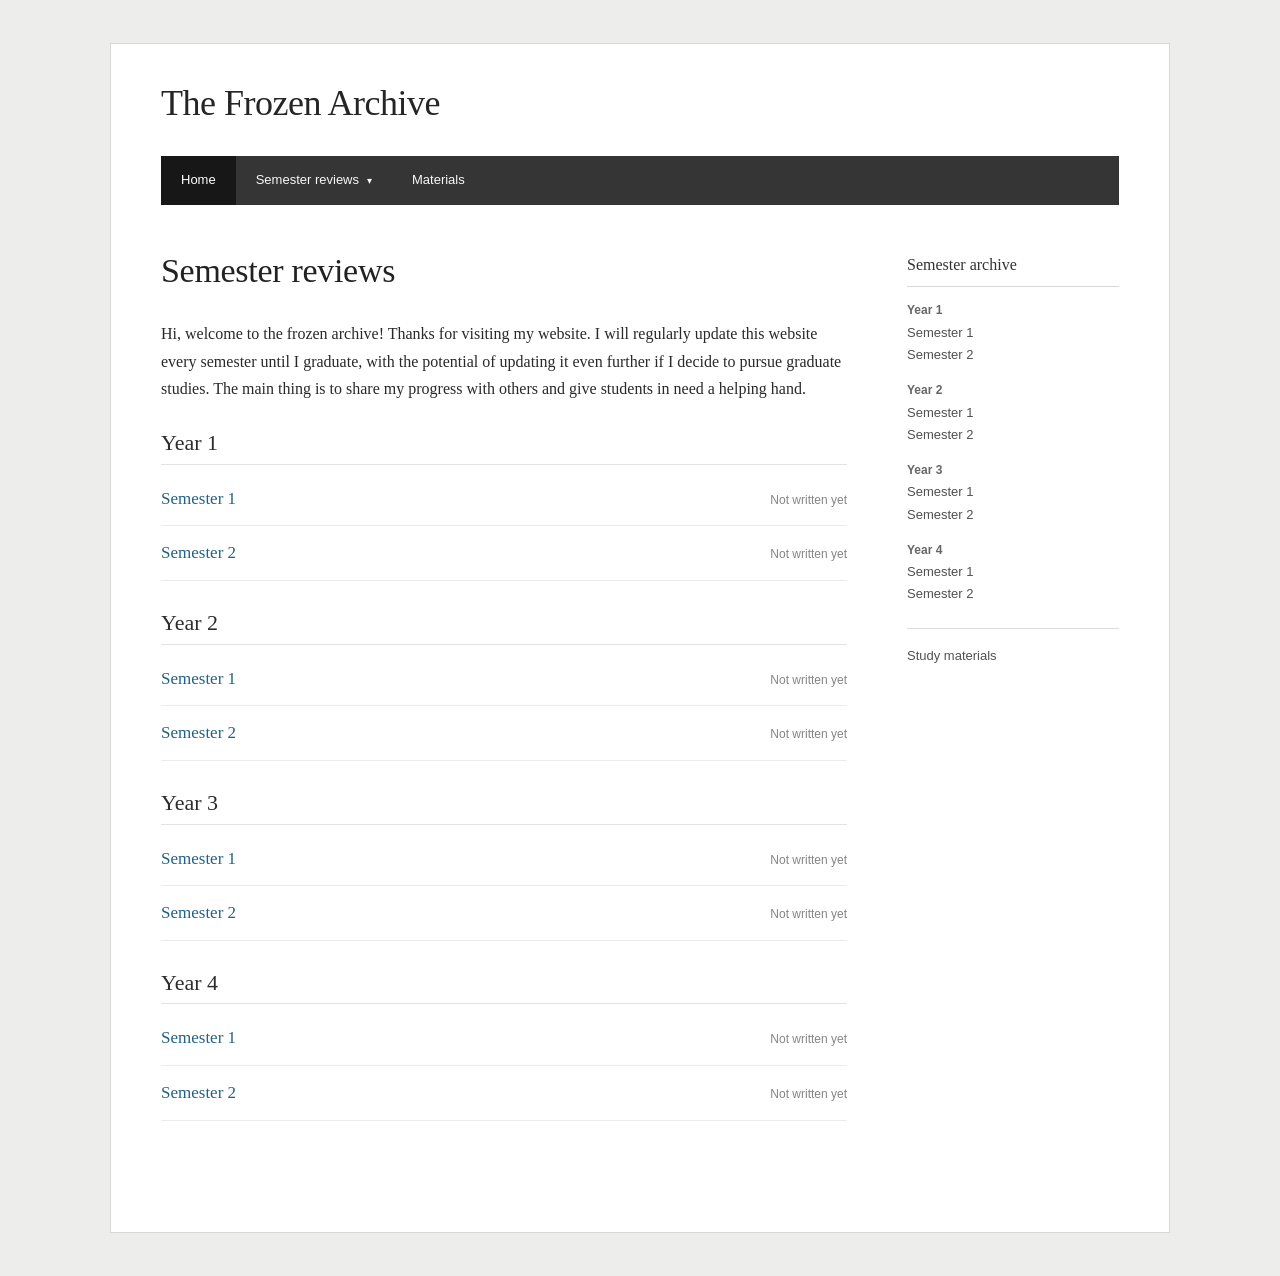
<file: index.html>
<!doctype html>
<html lang="en">
<head>
  <meta charset="utf-8" />
  <meta name="viewport" content="width=device-width, initial-scale=1" />
  <meta name="color-scheme" content="light" />
  <meta name="description" content="A personal record of university semesters, experiences and study resources." />
  <title>Semester reviews — Notes from NTU</title>
  <link rel="stylesheet" href="style.css" />
  <script defer src="site-data.js"></script>
  <script defer src="site.js"></script>
</head>
<body data-page="home">
<a class="skip-link" href="#main">Skip to content</a>
<div class="site">
  <header class="site-header">
    <p class="site-title"><a href="index.html" data-site-title>Notes from NTU</a></p>
    <nav class="primary-nav" aria-label="Main navigation">
      <a href="index.html" data-nav="home">Home</a>
      <div class="nav-dropdown">
        <button type="button" id="semester-menu-button" aria-expanded="false" aria-controls="semester-menu">Semester reviews <span aria-hidden="true">▾</span></button>
        <div class="dropdown-menu" id="semester-menu">
              <a href="y1s1.html">Year 1, Semester 1</a>
              <a href="y1s2.html">Year 1, Semester 2</a>
              <a href="y2s1.html">Year 2, Semester 1</a>
              <a href="y2s2.html">Year 2, Semester 2</a>
              <a href="y3s1.html">Year 3, Semester 1</a>
              <a href="y3s2.html">Year 3, Semester 2</a>
              <a href="y4s1.html">Year 4, Semester 1</a>
              <a href="y4s2.html">Year 4, Semester 2</a>
        </div>
      </div>
      <a href="materials.html" data-nav="materials">Materials</a>
      <a href="edit.html" class="nav-edit" data-nav="edit">Edit site</a>
    </nav>
  </header>
  <div class="page-layout">
    <main id="main"><div class="loading-note">Loading…</div>
    </main>
    <aside class="sidebar" aria-label="Semester archive">
      <h2>Semester archive</h2>
          <section class="archive-year"><h3>Year 1</h3><ul>
            <li><a href="y1s1.html">Semester 1</a></li>
            <li><a href="y1s2.html">Semester 2</a></li>
          </ul></section>
          <section class="archive-year"><h3>Year 2</h3><ul>
            <li><a href="y2s1.html">Semester 1</a></li>
            <li><a href="y2s2.html">Semester 2</a></li>
          </ul></section>
          <section class="archive-year"><h3>Year 3</h3><ul>
            <li><a href="y3s1.html">Semester 1</a></li>
            <li><a href="y3s2.html">Semester 2</a></li>
          </ul></section>
          <section class="archive-year"><h3>Year 4</h3><ul>
            <li><a href="y4s1.html">Semester 1</a></li>
            <li><a href="y4s2.html">Semester 2</a></li>
          </ul></section>
      <div class="sidebar-extra"><a href="materials.html">Study materials</a></div>
    </aside>
  </div>
</div>
</body>
</html>
</file>
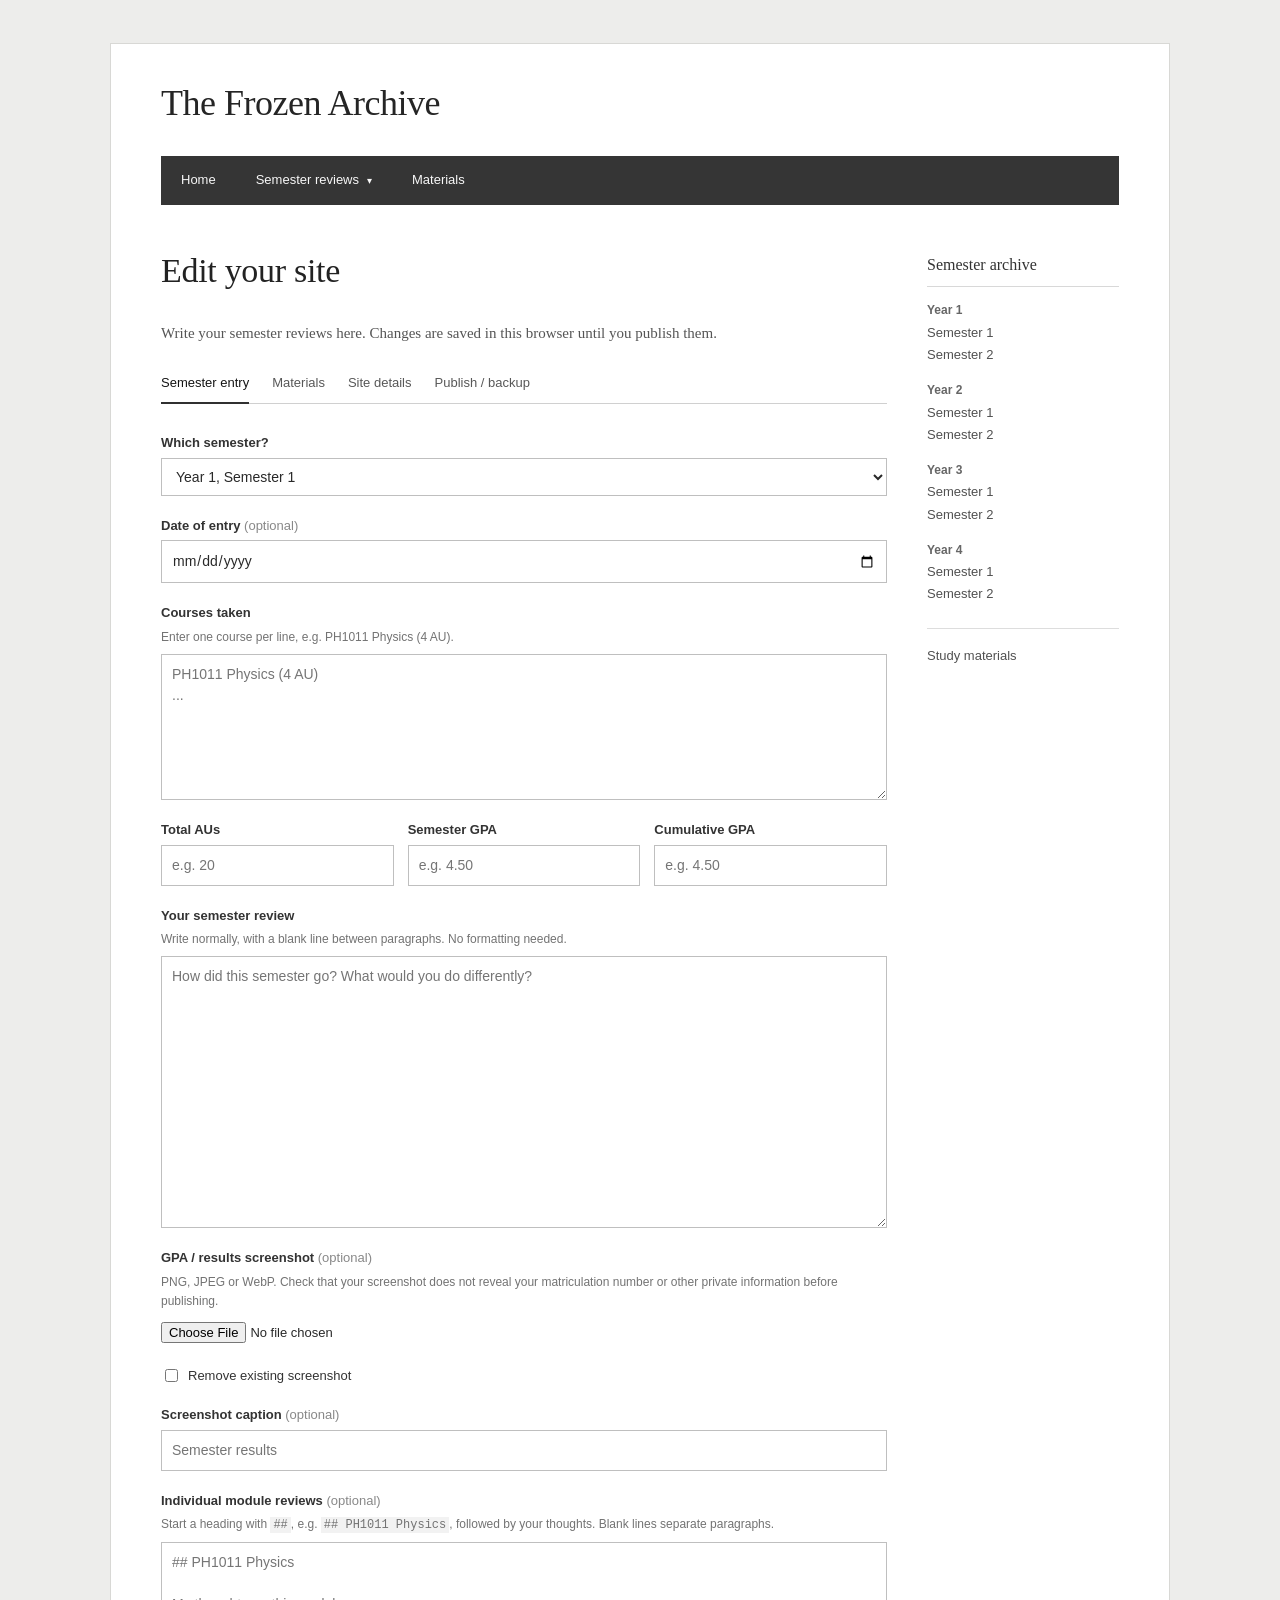
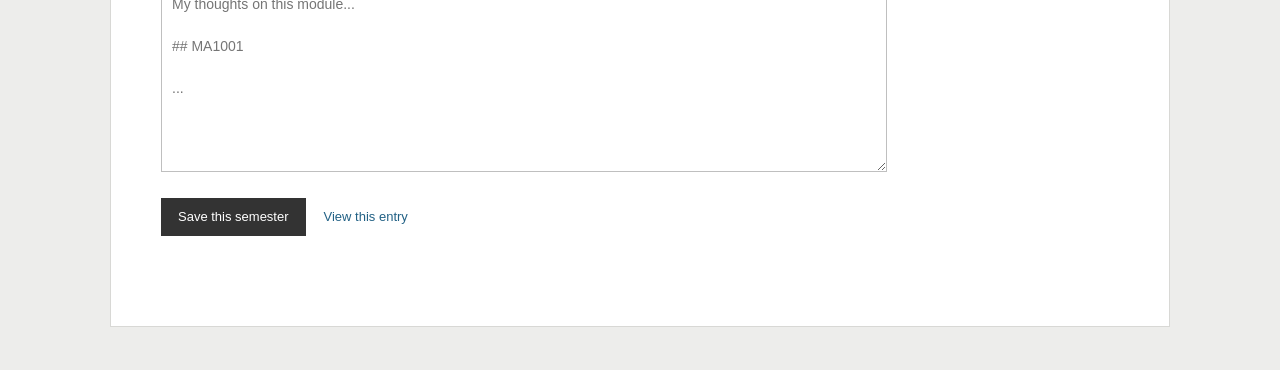
<file: edit.html>
<!doctype html>
<html lang="en">
<head>
  <meta charset="utf-8" />
  <meta name="viewport" content="width=device-width, initial-scale=1" />
  <meta name="color-scheme" content="light" />
  <meta name="description" content="A personal record of university semesters, experiences and study resources." />
  <title>Edit site — Notes from NTU</title>
  <link rel="stylesheet" href="style.css" />
  <script defer src="site-data.js"></script>
  <script defer src="site.js"></script>
</head>
<body data-page="edit">
<a class="skip-link" href="#main">Skip to content</a>
<div class="site">
  <header class="site-header">
    <p class="site-title"><a href="index.html" data-site-title>Notes from NTU</a></p>
    <nav class="primary-nav" aria-label="Main navigation">
      <a href="index.html" data-nav="home">Home</a>
      <div class="nav-dropdown">
        <button type="button" id="semester-menu-button" aria-expanded="false" aria-controls="semester-menu">Semester reviews <span aria-hidden="true">▾</span></button>
        <div class="dropdown-menu" id="semester-menu">
              <a href="y1s1.html">Year 1, Semester 1</a>
              <a href="y1s2.html">Year 1, Semester 2</a>
              <a href="y2s1.html">Year 2, Semester 1</a>
              <a href="y2s2.html">Year 2, Semester 2</a>
              <a href="y3s1.html">Year 3, Semester 1</a>
              <a href="y3s2.html">Year 3, Semester 2</a>
              <a href="y4s1.html">Year 4, Semester 1</a>
              <a href="y4s2.html">Year 4, Semester 2</a>
        </div>
      </div>
      <a href="materials.html" data-nav="materials">Materials</a>
      <a href="edit.html" class="nav-edit" data-nav="edit">Edit site</a>
    </nav>
  </header>
  <div class="page-layout">
    <main id="main">
      <header class="entry-header"><h1>Edit your site</h1></header>
      <p class="editor-intro">Write your semester reviews here. Changes are saved in this browser until you publish them.</p>
      <div class="editor-tabs" role="tablist" aria-label="Editing sections">
        <button type="button" data-tab="semester" class="is-current">Semester entry</button>
        <button type="button" data-tab="materials">Materials</button>
        <button type="button" data-tab="settings">Site details</button>
        <button type="button" data-tab="publish">Publish / backup</button>
      </div>
      <p id="editor-status" role="status" aria-live="polite" class="editor-status" hidden></p>
      <section data-panel="semester" class="editor-panel">
        <form id="semester-form">
          <label for="edit-semester">Which semester?</label>
          <select id="edit-semester" name="semester"></select>
          <label for="edit-date">Date of entry <span class="optional">(optional)</span></label>
          <input type="date" id="edit-date" />
          <label for="edit-courses">Courses taken</label>
          <p class="form-help">Enter one course per line, e.g. PH1011 Physics (4 AU).</p>
          <textarea id="edit-courses" rows="6" placeholder="PH1011 Physics (4 AU)&#10;..." spellcheck="false"></textarea>
          <div class="field-row">
            <div><label for="edit-au">Total AUs</label><input type="text" id="edit-au" inputmode="decimal" placeholder="e.g. 20" /></div>
            <div><label for="edit-gpa">Semester GPA</label><input type="text" id="edit-gpa" inputmode="decimal" placeholder="e.g. 4.50" /></div>
            <div><label for="edit-cgpa">Cumulative GPA</label><input type="text" id="edit-cgpa" inputmode="decimal" placeholder="e.g. 4.50" /></div>
          </div>
          <label for="edit-reflection">Your semester review</label>
          <p class="form-help">Write normally, with a blank line between paragraphs. No formatting needed.</p>
          <textarea id="edit-reflection" rows="12" placeholder="How did this semester go? What would you do differently?" ></textarea>
          <label for="edit-screenshot">GPA / results screenshot <span class="optional">(optional)</span></label>
          <p class="form-help">PNG, JPEG or WebP. Check that your screenshot does not reveal your matriculation number or other private information before publishing.</p>
          <input type="file" accept="image/png,image/jpeg,image/webp" id="edit-screenshot" />
          <div id="current-screenshot" class="current-upload" hidden></div>
          <label class="check-label"><input type="checkbox" id="remove-screenshot" /> Remove existing screenshot</label>
          <label for="edit-caption">Screenshot caption <span class="optional">(optional)</span></label>
          <input type="text" id="edit-caption" placeholder="Semester results" />
          <label for="edit-module-notes">Individual module reviews <span class="optional">(optional)</span></label>
          <p class="form-help">Start a heading with <code>##</code>, e.g. <code>## PH1011 Physics</code>, followed by your thoughts. Blank lines separate paragraphs.</p>
          <textarea id="edit-module-notes" rows="10" placeholder="## PH1011 Physics&#10;&#10;My thoughts on this module...&#10;&#10;## MA1001&#10;&#10;..."></textarea>
          <div class="form-actions"><button type="submit" class="main-button">Save this semester</button><a id="view-entry" href="y1s1.html">View this entry</a></div>
        </form>
      </section>
      <section data-panel="materials" class="editor-panel" hidden>
        <h2>Materials and links</h2>
        <p>Add a link to notes, a resource page, or a file. Uploaded files are included when you publish; for very large files, a Drive link is better.</p>
        <div id="materials-admin-list" class="materials-admin-list"></div>
        <form id="material-form">
          <h3 id="material-form-title">Add a resource</h3>
          <label for="mat-title">Title</label>
          <input type="text" id="mat-title" required placeholder="e.g. Physics revision notes" />
          <label for="mat-module">Module <span class="optional">(optional)</span></label>
          <input type="text" id="mat-module" placeholder="e.g. PH1011" />
          <label for="mat-semester">Semester</label>
          <select id="mat-semester"><option value="general">General</option></select>
          <label for="mat-url">Link <span class="optional">(optional if attaching a file)</span></label>
          <input type="url" id="mat-url" placeholder="https://..." />
          <label for="mat-file">Or attach a file <span class="optional">(optional)</span></label>
          <p class="form-help">PDF, image, document or ZIP. Maximum 8 MB per file. Files published on your website are publicly downloadable.</p>
          <input type="file" id="mat-file" />
          <p id="mat-existing-file" class="form-help" hidden></p>
          <label for="mat-note">Note <span class="optional">(optional)</span></label>
          <textarea id="mat-note" rows="3" placeholder="Where it came from, what it is useful for, etc."></textarea>
          <div class="form-actions"><button class="main-button" type="submit">Save resource</button><button class="text-button" type="button" id="mat-cancel">Cancel</button></div>
        </form>
      </section>
      <section data-panel="settings" class="editor-panel" hidden>
        <h2>Site details</h2>
        <form id="settings-form">
          <label for="site-name">Blog name</label>
          <input id="site-name" type="text" maxlength="75" required />
          <label for="site-intro">Home page introduction <span class="optional">(optional)</span></label>
          <p class="form-help">A short paragraph about what you're keeping here.</p>
          <textarea id="site-intro" rows="5"></textarea>
          <div class="form-actions"><button type="submit" class="main-button">Save site details</button></div>
        </form>
      </section>
      <section data-panel="publish" class="editor-panel" hidden>
        <h2>Publish and backup</h2>
        <p>This website does not have a server or an account system. Your edits stay in this browser until you download the updated site data.</p>
        <ol class="publish-steps">
          <li>Save your writing and screenshots using the editor.</li>
          <li>Click <strong>Download updated site-data.js</strong> below.</li>
          <li>In your GitHub Pages repository, replace the existing <code>site-data.js</code> with the downloaded file and commit the change.</li>
          <li>The published website will then show your writing to anyone with the link.</li>
        </ol>
        <div class="publish-actions"><button type="button" class="main-button" id="export-data">Download updated site-data.js</button></div>
        <h3>Restore a backup</h3>
        <p>You can import a previously downloaded <code>site-data.js</code>. This will replace the drafts in this browser.</p>
        <input type="file" id="import-data" accept=".js,.json,text/javascript,application/json" />
        <h3>Go back to the published version</h3>
        <p>If you've made unwanted local edits, you can discard them and reload what is in <code>site-data.js</code>.</p>
        <button type="button" class="text-button" id="reset-data">Discard local drafts</button>
      </section>
    </main>
    <aside class="sidebar" aria-label="Semester archive">
      <h2>Semester archive</h2>
          <section class="archive-year"><h3>Year 1</h3><ul>
            <li><a href="y1s1.html">Semester 1</a></li>
            <li><a href="y1s2.html">Semester 2</a></li>
          </ul></section>
          <section class="archive-year"><h3>Year 2</h3><ul>
            <li><a href="y2s1.html">Semester 1</a></li>
            <li><a href="y2s2.html">Semester 2</a></li>
          </ul></section>
          <section class="archive-year"><h3>Year 3</h3><ul>
            <li><a href="y3s1.html">Semester 1</a></li>
            <li><a href="y3s2.html">Semester 2</a></li>
          </ul></section>
          <section class="archive-year"><h3>Year 4</h3><ul>
            <li><a href="y4s1.html">Semester 1</a></li>
            <li><a href="y4s2.html">Semester 2</a></li>
          </ul></section>
      <div class="sidebar-extra"><a href="materials.html">Study materials</a></div>
    </aside>
  </div>
</div>
</body>
</html>
</file>
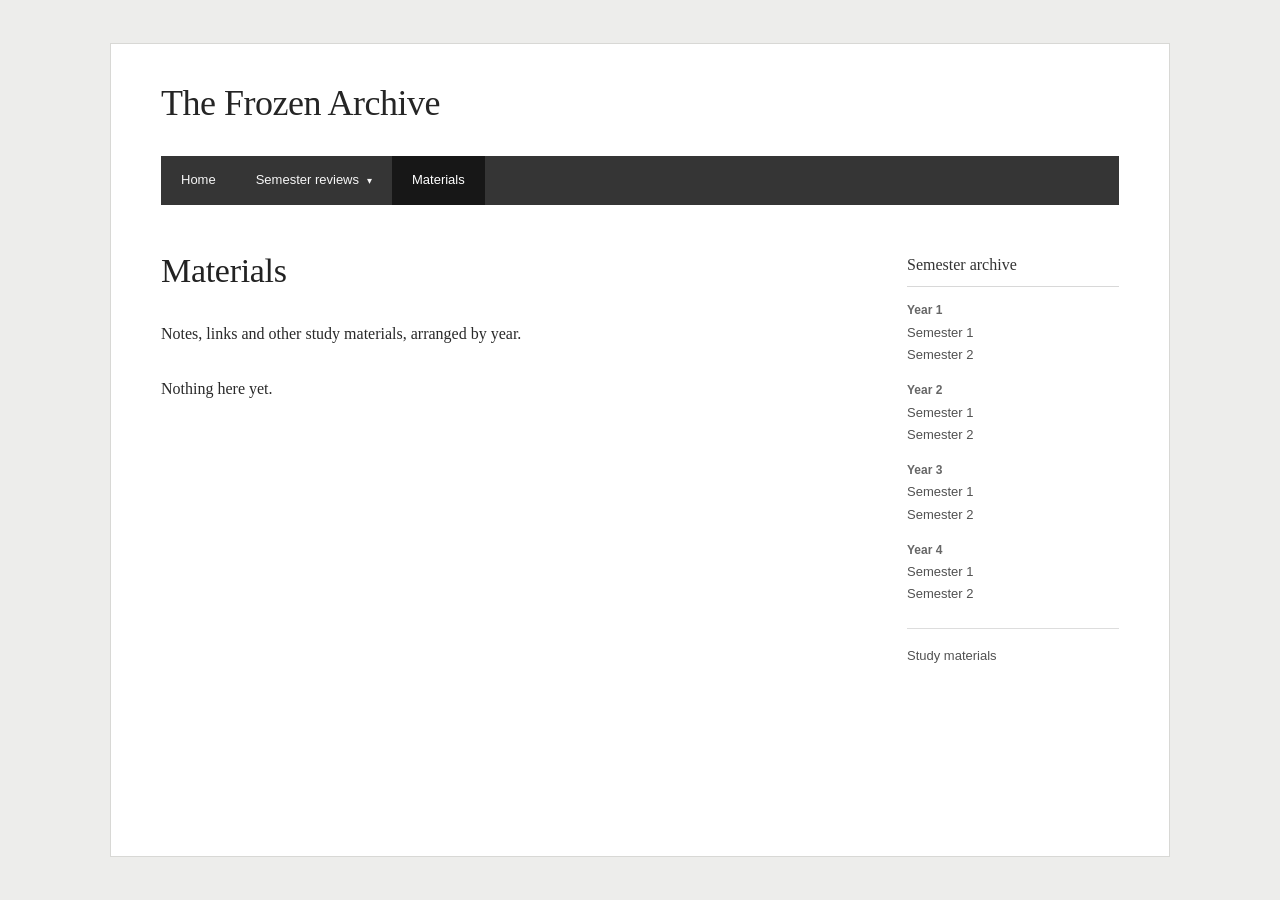
<file: materials.html>
<!doctype html>
<html lang="en">
<head>
  <meta charset="utf-8" />
  <meta name="viewport" content="width=device-width, initial-scale=1" />
  <meta name="color-scheme" content="light" />
  <meta name="description" content="A personal record of university semesters, experiences and study resources." />
  <title>Materials — Notes from NTU</title>
  <link rel="stylesheet" href="style.css" />
  <script defer src="site-data.js"></script>
  <script defer src="site.js"></script>
</head>
<body data-page="materials">
<a class="skip-link" href="#main">Skip to content</a>
<div class="site">
  <header class="site-header">
    <p class="site-title"><a href="index.html" data-site-title>Notes from NTU</a></p>
    <nav class="primary-nav" aria-label="Main navigation">
      <a href="index.html" data-nav="home">Home</a>
      <div class="nav-dropdown">
        <button type="button" id="semester-menu-button" aria-expanded="false" aria-controls="semester-menu">Semester reviews <span aria-hidden="true">▾</span></button>
        <div class="dropdown-menu" id="semester-menu">
              <a href="y1s1.html">Year 1, Semester 1</a>
              <a href="y1s2.html">Year 1, Semester 2</a>
              <a href="y2s1.html">Year 2, Semester 1</a>
              <a href="y2s2.html">Year 2, Semester 2</a>
              <a href="y3s1.html">Year 3, Semester 1</a>
              <a href="y3s2.html">Year 3, Semester 2</a>
              <a href="y4s1.html">Year 4, Semester 1</a>
              <a href="y4s2.html">Year 4, Semester 2</a>
        </div>
      </div>
      <a href="materials.html" data-nav="materials">Materials</a>
      <a href="edit.html" class="nav-edit" data-nav="edit">Edit site</a>
    </nav>
  </header>
  <div class="page-layout">
    <main id="main"><div class="loading-note">Loading…</div>
    </main>
    <aside class="sidebar" aria-label="Semester archive">
      <h2>Semester archive</h2>
          <section class="archive-year"><h3>Year 1</h3><ul>
            <li><a href="y1s1.html">Semester 1</a></li>
            <li><a href="y1s2.html">Semester 2</a></li>
          </ul></section>
          <section class="archive-year"><h3>Year 2</h3><ul>
            <li><a href="y2s1.html">Semester 1</a></li>
            <li><a href="y2s2.html">Semester 2</a></li>
          </ul></section>
          <section class="archive-year"><h3>Year 3</h3><ul>
            <li><a href="y3s1.html">Semester 1</a></li>
            <li><a href="y3s2.html">Semester 2</a></li>
          </ul></section>
          <section class="archive-year"><h3>Year 4</h3><ul>
            <li><a href="y4s1.html">Semester 1</a></li>
            <li><a href="y4s2.html">Semester 2</a></li>
          </ul></section>
      <div class="sidebar-extra"><a href="materials.html">Study materials</a></div>
    </aside>
  </div>
</div>
</body>
</html>
</file>
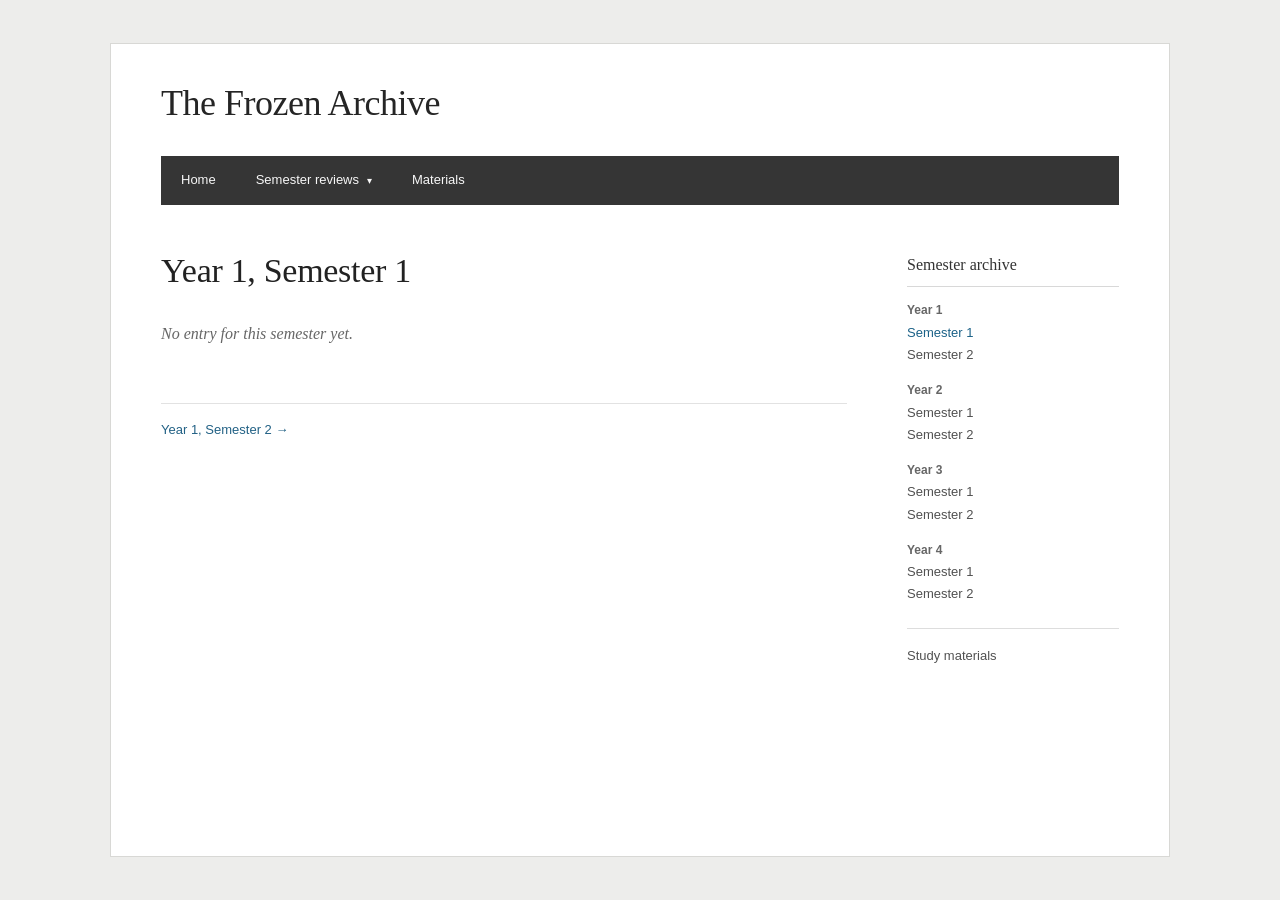
<file: y1s1.html>
<!doctype html>
<html lang="en">
<head>
  <meta charset="utf-8" />
  <meta name="viewport" content="width=device-width, initial-scale=1" />
  <meta name="color-scheme" content="light" />
  <meta name="description" content="A personal record of university semesters, experiences and study resources." />
  <title>Year 1, Semester 1 — Notes from NTU</title>
  <link rel="stylesheet" href="style.css" />
  <script defer src="site-data.js"></script>
  <script defer src="site.js"></script>
</head>
<body data-page="semester" data-semester="y1s1">
<a class="skip-link" href="#main">Skip to content</a>
<div class="site">
  <header class="site-header">
    <p class="site-title"><a href="index.html" data-site-title>Notes from NTU</a></p>
    <nav class="primary-nav" aria-label="Main navigation">
      <a href="index.html" data-nav="home">Home</a>
      <div class="nav-dropdown">
        <button type="button" id="semester-menu-button" aria-expanded="false" aria-controls="semester-menu">Semester reviews <span aria-hidden="true">▾</span></button>
        <div class="dropdown-menu" id="semester-menu">
              <a href="y1s1.html">Year 1, Semester 1</a>
              <a href="y1s2.html">Year 1, Semester 2</a>
              <a href="y2s1.html">Year 2, Semester 1</a>
              <a href="y2s2.html">Year 2, Semester 2</a>
              <a href="y3s1.html">Year 3, Semester 1</a>
              <a href="y3s2.html">Year 3, Semester 2</a>
              <a href="y4s1.html">Year 4, Semester 1</a>
              <a href="y4s2.html">Year 4, Semester 2</a>
        </div>
      </div>
      <a href="materials.html" data-nav="materials">Materials</a>
      <a href="edit.html" class="nav-edit" data-nav="edit">Edit site</a>
    </nav>
  </header>
  <div class="page-layout">
    <main id="main"><div class="loading-note">Loading…</div>
    </main>
    <aside class="sidebar" aria-label="Semester archive">
      <h2>Semester archive</h2>
          <section class="archive-year"><h3>Year 1</h3><ul>
            <li><a href="y1s1.html">Semester 1</a></li>
            <li><a href="y1s2.html">Semester 2</a></li>
          </ul></section>
          <section class="archive-year"><h3>Year 2</h3><ul>
            <li><a href="y2s1.html">Semester 1</a></li>
            <li><a href="y2s2.html">Semester 2</a></li>
          </ul></section>
          <section class="archive-year"><h3>Year 3</h3><ul>
            <li><a href="y3s1.html">Semester 1</a></li>
            <li><a href="y3s2.html">Semester 2</a></li>
          </ul></section>
          <section class="archive-year"><h3>Year 4</h3><ul>
            <li><a href="y4s1.html">Semester 1</a></li>
            <li><a href="y4s2.html">Semester 2</a></li>
          </ul></section>
      <div class="sidebar-extra"><a href="materials.html">Study materials</a></div>
    </aside>
  </div>
</div>
</body>
</html>
</file>
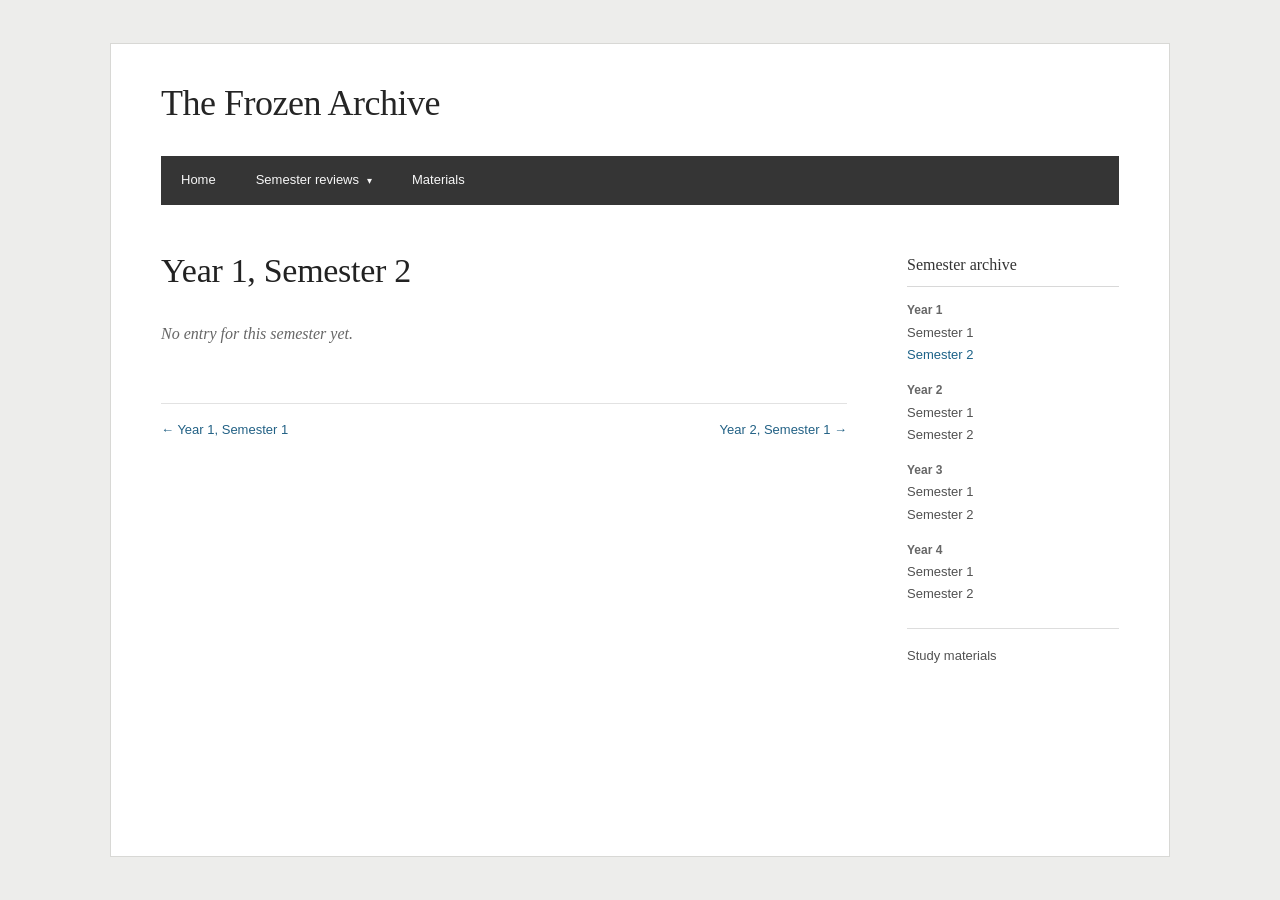
<file: y1s2.html>
<!doctype html>
<html lang="en">
<head>
  <meta charset="utf-8" />
  <meta name="viewport" content="width=device-width, initial-scale=1" />
  <meta name="color-scheme" content="light" />
  <meta name="description" content="A personal record of university semesters, experiences and study resources." />
  <title>Year 1, Semester 2 — Notes from NTU</title>
  <link rel="stylesheet" href="style.css" />
  <script defer src="site-data.js"></script>
  <script defer src="site.js"></script>
</head>
<body data-page="semester" data-semester="y1s2">
<a class="skip-link" href="#main">Skip to content</a>
<div class="site">
  <header class="site-header">
    <p class="site-title"><a href="index.html" data-site-title>Notes from NTU</a></p>
    <nav class="primary-nav" aria-label="Main navigation">
      <a href="index.html" data-nav="home">Home</a>
      <div class="nav-dropdown">
        <button type="button" id="semester-menu-button" aria-expanded="false" aria-controls="semester-menu">Semester reviews <span aria-hidden="true">▾</span></button>
        <div class="dropdown-menu" id="semester-menu">
              <a href="y1s1.html">Year 1, Semester 1</a>
              <a href="y1s2.html">Year 1, Semester 2</a>
              <a href="y2s1.html">Year 2, Semester 1</a>
              <a href="y2s2.html">Year 2, Semester 2</a>
              <a href="y3s1.html">Year 3, Semester 1</a>
              <a href="y3s2.html">Year 3, Semester 2</a>
              <a href="y4s1.html">Year 4, Semester 1</a>
              <a href="y4s2.html">Year 4, Semester 2</a>
        </div>
      </div>
      <a href="materials.html" data-nav="materials">Materials</a>
      <a href="edit.html" class="nav-edit" data-nav="edit">Edit site</a>
    </nav>
  </header>
  <div class="page-layout">
    <main id="main"><div class="loading-note">Loading…</div>
    </main>
    <aside class="sidebar" aria-label="Semester archive">
      <h2>Semester archive</h2>
          <section class="archive-year"><h3>Year 1</h3><ul>
            <li><a href="y1s1.html">Semester 1</a></li>
            <li><a href="y1s2.html">Semester 2</a></li>
          </ul></section>
          <section class="archive-year"><h3>Year 2</h3><ul>
            <li><a href="y2s1.html">Semester 1</a></li>
            <li><a href="y2s2.html">Semester 2</a></li>
          </ul></section>
          <section class="archive-year"><h3>Year 3</h3><ul>
            <li><a href="y3s1.html">Semester 1</a></li>
            <li><a href="y3s2.html">Semester 2</a></li>
          </ul></section>
          <section class="archive-year"><h3>Year 4</h3><ul>
            <li><a href="y4s1.html">Semester 1</a></li>
            <li><a href="y4s2.html">Semester 2</a></li>
          </ul></section>
      <div class="sidebar-extra"><a href="materials.html">Study materials</a></div>
    </aside>
  </div>
</div>
</body>
</html>
</file>
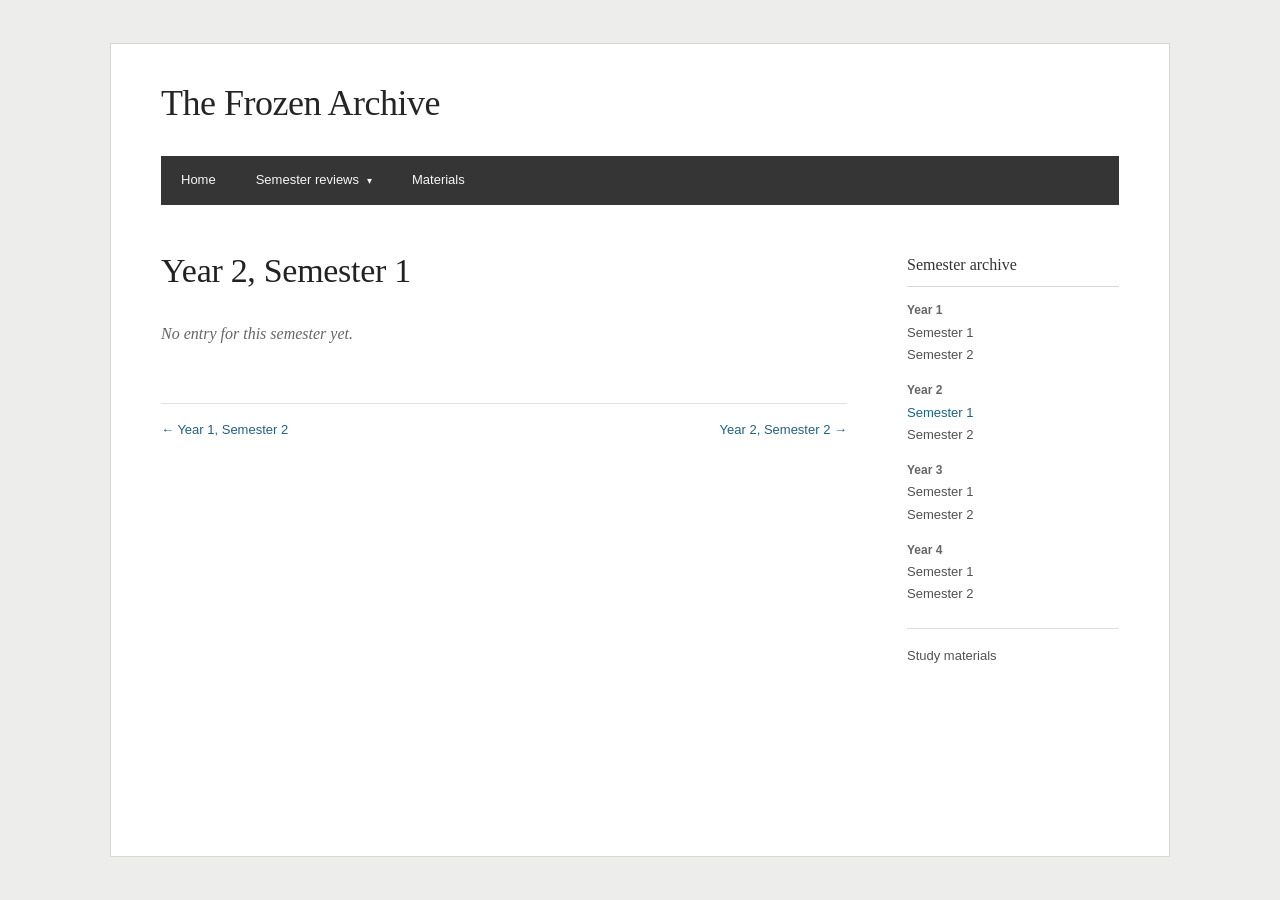
<file: y2s1.html>
<!doctype html>
<html lang="en">
<head>
  <meta charset="utf-8" />
  <meta name="viewport" content="width=device-width, initial-scale=1" />
  <meta name="color-scheme" content="light" />
  <meta name="description" content="A personal record of university semesters, experiences and study resources." />
  <title>Year 2, Semester 1 — Notes from NTU</title>
  <link rel="stylesheet" href="style.css" />
  <script defer src="site-data.js"></script>
  <script defer src="site.js"></script>
</head>
<body data-page="semester" data-semester="y2s1">
<a class="skip-link" href="#main">Skip to content</a>
<div class="site">
  <header class="site-header">
    <p class="site-title"><a href="index.html" data-site-title>Notes from NTU</a></p>
    <nav class="primary-nav" aria-label="Main navigation">
      <a href="index.html" data-nav="home">Home</a>
      <div class="nav-dropdown">
        <button type="button" id="semester-menu-button" aria-expanded="false" aria-controls="semester-menu">Semester reviews <span aria-hidden="true">▾</span></button>
        <div class="dropdown-menu" id="semester-menu">
              <a href="y1s1.html">Year 1, Semester 1</a>
              <a href="y1s2.html">Year 1, Semester 2</a>
              <a href="y2s1.html">Year 2, Semester 1</a>
              <a href="y2s2.html">Year 2, Semester 2</a>
              <a href="y3s1.html">Year 3, Semester 1</a>
              <a href="y3s2.html">Year 3, Semester 2</a>
              <a href="y4s1.html">Year 4, Semester 1</a>
              <a href="y4s2.html">Year 4, Semester 2</a>
        </div>
      </div>
      <a href="materials.html" data-nav="materials">Materials</a>
      <a href="edit.html" class="nav-edit" data-nav="edit">Edit site</a>
    </nav>
  </header>
  <div class="page-layout">
    <main id="main"><div class="loading-note">Loading…</div>
    </main>
    <aside class="sidebar" aria-label="Semester archive">
      <h2>Semester archive</h2>
          <section class="archive-year"><h3>Year 1</h3><ul>
            <li><a href="y1s1.html">Semester 1</a></li>
            <li><a href="y1s2.html">Semester 2</a></li>
          </ul></section>
          <section class="archive-year"><h3>Year 2</h3><ul>
            <li><a href="y2s1.html">Semester 1</a></li>
            <li><a href="y2s2.html">Semester 2</a></li>
          </ul></section>
          <section class="archive-year"><h3>Year 3</h3><ul>
            <li><a href="y3s1.html">Semester 1</a></li>
            <li><a href="y3s2.html">Semester 2</a></li>
          </ul></section>
          <section class="archive-year"><h3>Year 4</h3><ul>
            <li><a href="y4s1.html">Semester 1</a></li>
            <li><a href="y4s2.html">Semester 2</a></li>
          </ul></section>
      <div class="sidebar-extra"><a href="materials.html">Study materials</a></div>
    </aside>
  </div>
</div>
</body>
</html>
</file>
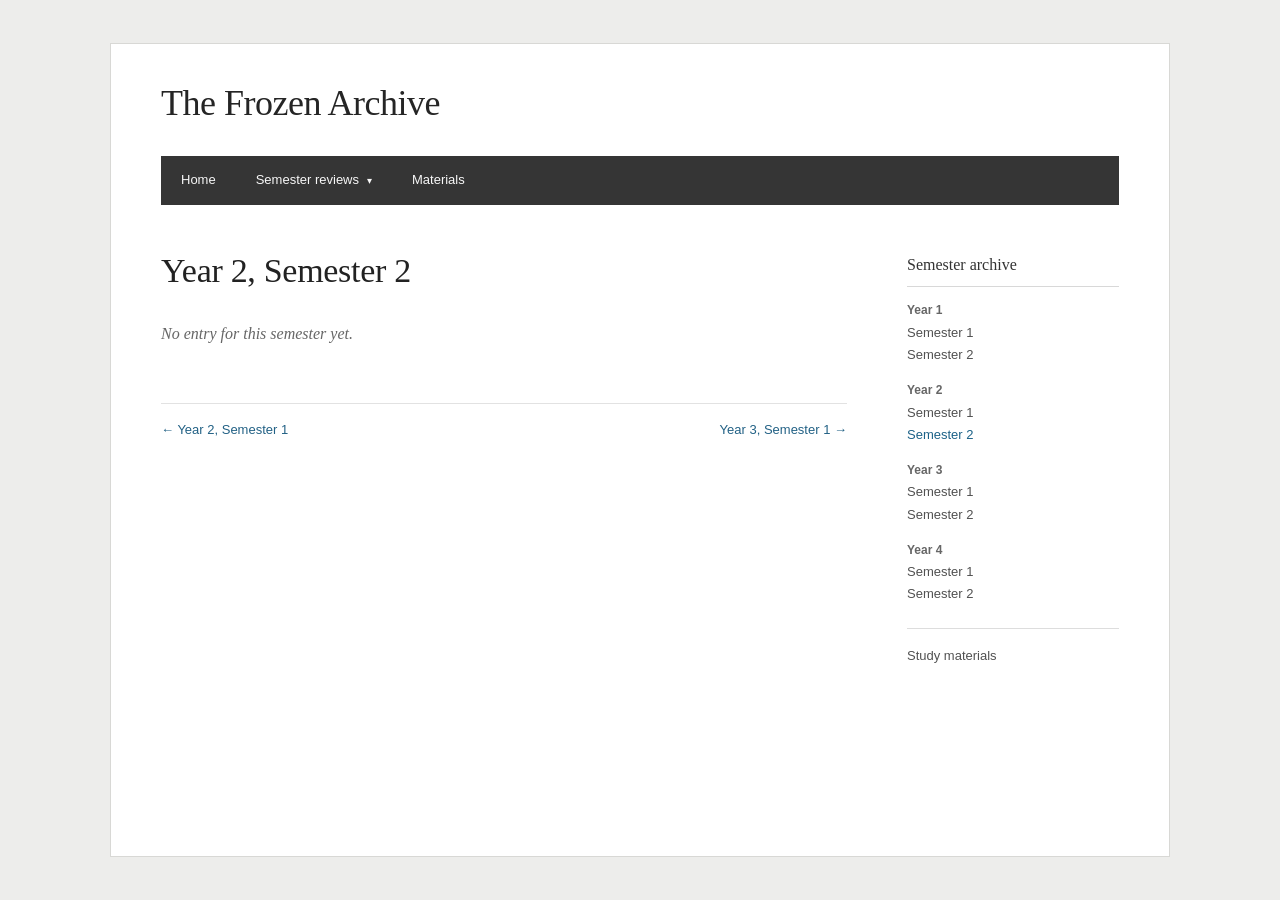
<file: y2s2.html>
<!doctype html>
<html lang="en">
<head>
  <meta charset="utf-8" />
  <meta name="viewport" content="width=device-width, initial-scale=1" />
  <meta name="color-scheme" content="light" />
  <meta name="description" content="A personal record of university semesters, experiences and study resources." />
  <title>Year 2, Semester 2 — Notes from NTU</title>
  <link rel="stylesheet" href="style.css" />
  <script defer src="site-data.js"></script>
  <script defer src="site.js"></script>
</head>
<body data-page="semester" data-semester="y2s2">
<a class="skip-link" href="#main">Skip to content</a>
<div class="site">
  <header class="site-header">
    <p class="site-title"><a href="index.html" data-site-title>Notes from NTU</a></p>
    <nav class="primary-nav" aria-label="Main navigation">
      <a href="index.html" data-nav="home">Home</a>
      <div class="nav-dropdown">
        <button type="button" id="semester-menu-button" aria-expanded="false" aria-controls="semester-menu">Semester reviews <span aria-hidden="true">▾</span></button>
        <div class="dropdown-menu" id="semester-menu">
              <a href="y1s1.html">Year 1, Semester 1</a>
              <a href="y1s2.html">Year 1, Semester 2</a>
              <a href="y2s1.html">Year 2, Semester 1</a>
              <a href="y2s2.html">Year 2, Semester 2</a>
              <a href="y3s1.html">Year 3, Semester 1</a>
              <a href="y3s2.html">Year 3, Semester 2</a>
              <a href="y4s1.html">Year 4, Semester 1</a>
              <a href="y4s2.html">Year 4, Semester 2</a>
        </div>
      </div>
      <a href="materials.html" data-nav="materials">Materials</a>
      <a href="edit.html" class="nav-edit" data-nav="edit">Edit site</a>
    </nav>
  </header>
  <div class="page-layout">
    <main id="main"><div class="loading-note">Loading…</div>
    </main>
    <aside class="sidebar" aria-label="Semester archive">
      <h2>Semester archive</h2>
          <section class="archive-year"><h3>Year 1</h3><ul>
            <li><a href="y1s1.html">Semester 1</a></li>
            <li><a href="y1s2.html">Semester 2</a></li>
          </ul></section>
          <section class="archive-year"><h3>Year 2</h3><ul>
            <li><a href="y2s1.html">Semester 1</a></li>
            <li><a href="y2s2.html">Semester 2</a></li>
          </ul></section>
          <section class="archive-year"><h3>Year 3</h3><ul>
            <li><a href="y3s1.html">Semester 1</a></li>
            <li><a href="y3s2.html">Semester 2</a></li>
          </ul></section>
          <section class="archive-year"><h3>Year 4</h3><ul>
            <li><a href="y4s1.html">Semester 1</a></li>
            <li><a href="y4s2.html">Semester 2</a></li>
          </ul></section>
      <div class="sidebar-extra"><a href="materials.html">Study materials</a></div>
    </aside>
  </div>
</div>
</body>
</html>
</file>
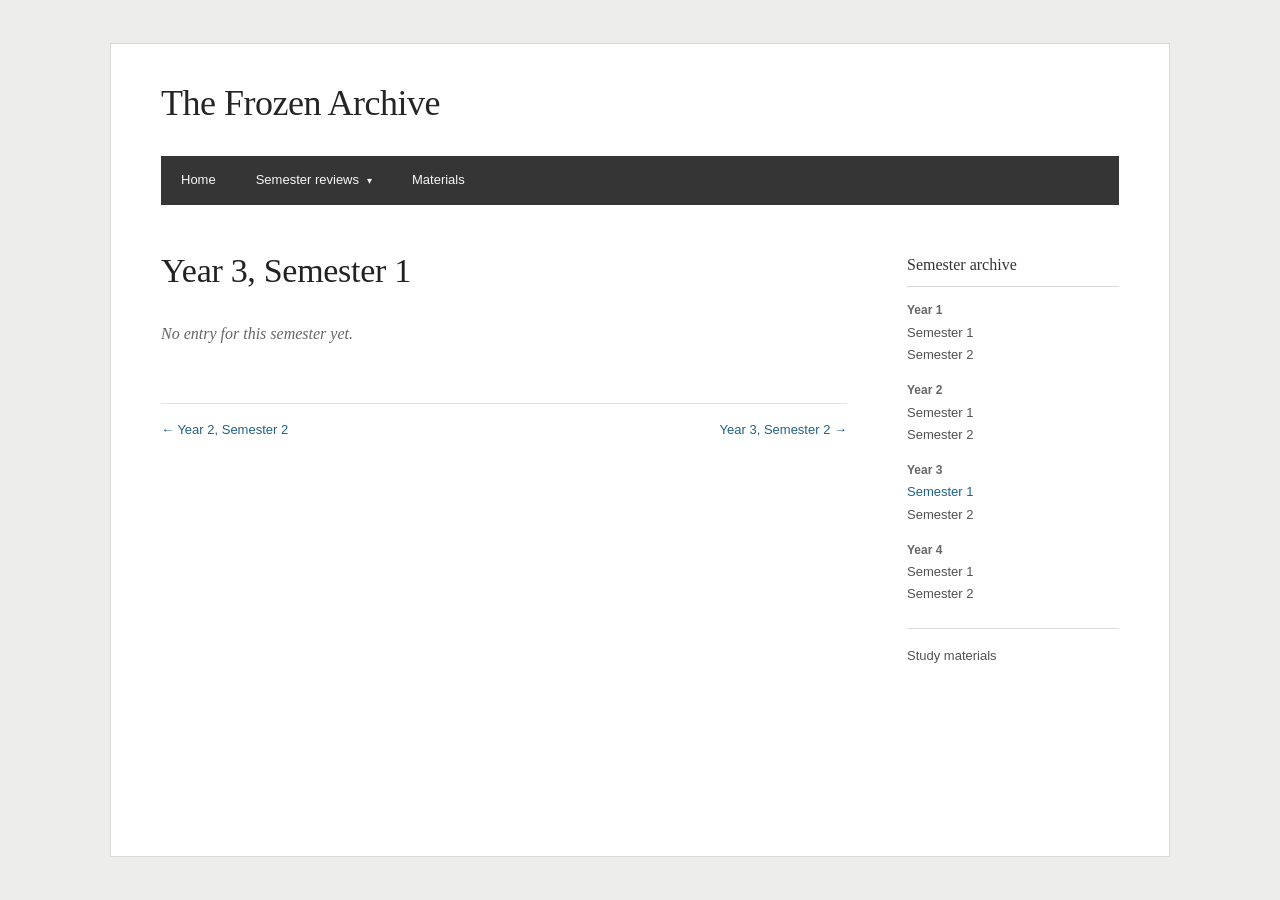
<file: y3s1.html>
<!doctype html>
<html lang="en">
<head>
  <meta charset="utf-8" />
  <meta name="viewport" content="width=device-width, initial-scale=1" />
  <meta name="color-scheme" content="light" />
  <meta name="description" content="A personal record of university semesters, experiences and study resources." />
  <title>Year 3, Semester 1 — Notes from NTU</title>
  <link rel="stylesheet" href="style.css" />
  <script defer src="site-data.js"></script>
  <script defer src="site.js"></script>
</head>
<body data-page="semester" data-semester="y3s1">
<a class="skip-link" href="#main">Skip to content</a>
<div class="site">
  <header class="site-header">
    <p class="site-title"><a href="index.html" data-site-title>Notes from NTU</a></p>
    <nav class="primary-nav" aria-label="Main navigation">
      <a href="index.html" data-nav="home">Home</a>
      <div class="nav-dropdown">
        <button type="button" id="semester-menu-button" aria-expanded="false" aria-controls="semester-menu">Semester reviews <span aria-hidden="true">▾</span></button>
        <div class="dropdown-menu" id="semester-menu">
              <a href="y1s1.html">Year 1, Semester 1</a>
              <a href="y1s2.html">Year 1, Semester 2</a>
              <a href="y2s1.html">Year 2, Semester 1</a>
              <a href="y2s2.html">Year 2, Semester 2</a>
              <a href="y3s1.html">Year 3, Semester 1</a>
              <a href="y3s2.html">Year 3, Semester 2</a>
              <a href="y4s1.html">Year 4, Semester 1</a>
              <a href="y4s2.html">Year 4, Semester 2</a>
        </div>
      </div>
      <a href="materials.html" data-nav="materials">Materials</a>
      <a href="edit.html" class="nav-edit" data-nav="edit">Edit site</a>
    </nav>
  </header>
  <div class="page-layout">
    <main id="main"><div class="loading-note">Loading…</div>
    </main>
    <aside class="sidebar" aria-label="Semester archive">
      <h2>Semester archive</h2>
          <section class="archive-year"><h3>Year 1</h3><ul>
            <li><a href="y1s1.html">Semester 1</a></li>
            <li><a href="y1s2.html">Semester 2</a></li>
          </ul></section>
          <section class="archive-year"><h3>Year 2</h3><ul>
            <li><a href="y2s1.html">Semester 1</a></li>
            <li><a href="y2s2.html">Semester 2</a></li>
          </ul></section>
          <section class="archive-year"><h3>Year 3</h3><ul>
            <li><a href="y3s1.html">Semester 1</a></li>
            <li><a href="y3s2.html">Semester 2</a></li>
          </ul></section>
          <section class="archive-year"><h3>Year 4</h3><ul>
            <li><a href="y4s1.html">Semester 1</a></li>
            <li><a href="y4s2.html">Semester 2</a></li>
          </ul></section>
      <div class="sidebar-extra"><a href="materials.html">Study materials</a></div>
    </aside>
  </div>
</div>
</body>
</html>
</file>
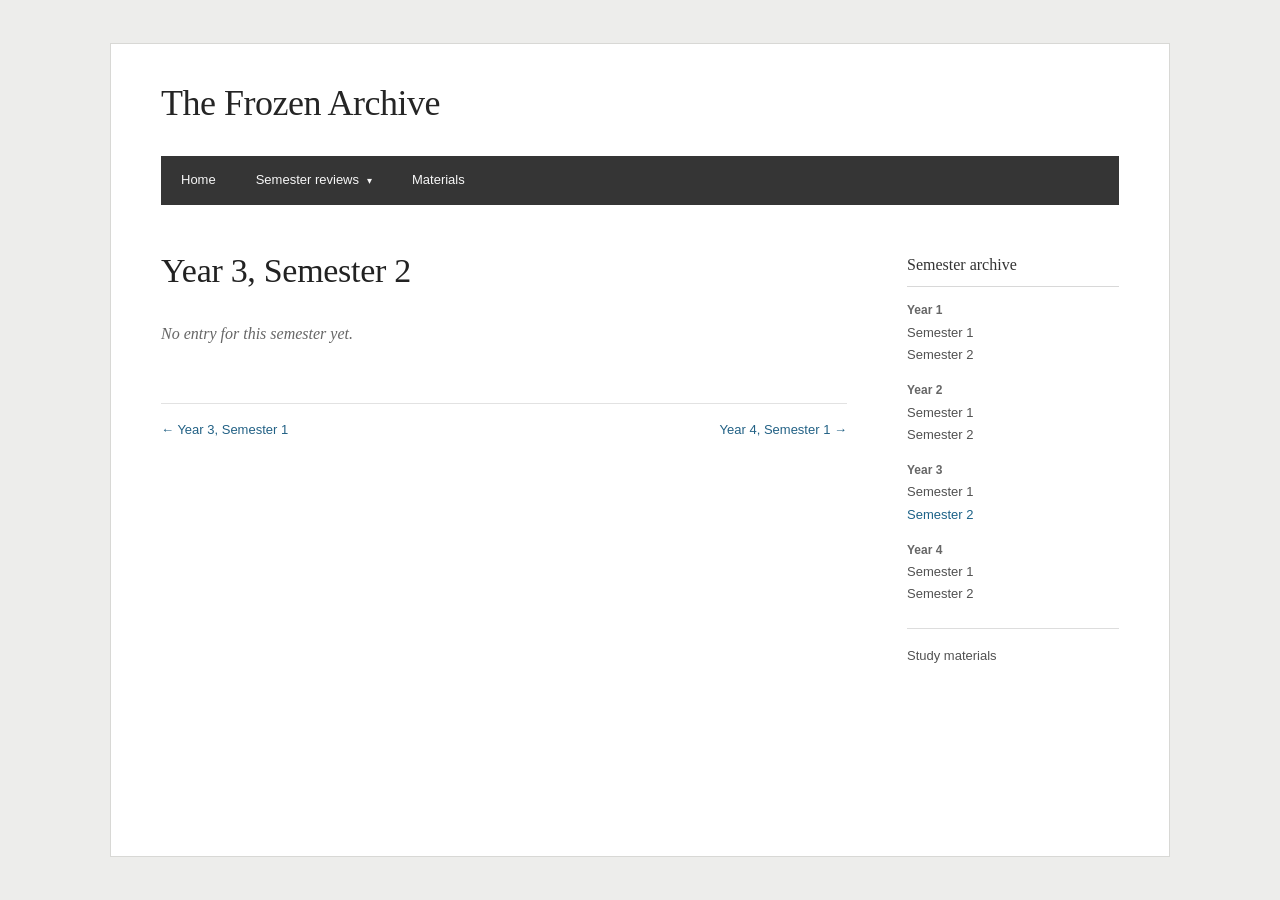
<file: y3s2.html>
<!doctype html>
<html lang="en">
<head>
  <meta charset="utf-8" />
  <meta name="viewport" content="width=device-width, initial-scale=1" />
  <meta name="color-scheme" content="light" />
  <meta name="description" content="A personal record of university semesters, experiences and study resources." />
  <title>Year 3, Semester 2 — Notes from NTU</title>
  <link rel="stylesheet" href="style.css" />
  <script defer src="site-data.js"></script>
  <script defer src="site.js"></script>
</head>
<body data-page="semester" data-semester="y3s2">
<a class="skip-link" href="#main">Skip to content</a>
<div class="site">
  <header class="site-header">
    <p class="site-title"><a href="index.html" data-site-title>Notes from NTU</a></p>
    <nav class="primary-nav" aria-label="Main navigation">
      <a href="index.html" data-nav="home">Home</a>
      <div class="nav-dropdown">
        <button type="button" id="semester-menu-button" aria-expanded="false" aria-controls="semester-menu">Semester reviews <span aria-hidden="true">▾</span></button>
        <div class="dropdown-menu" id="semester-menu">
              <a href="y1s1.html">Year 1, Semester 1</a>
              <a href="y1s2.html">Year 1, Semester 2</a>
              <a href="y2s1.html">Year 2, Semester 1</a>
              <a href="y2s2.html">Year 2, Semester 2</a>
              <a href="y3s1.html">Year 3, Semester 1</a>
              <a href="y3s2.html">Year 3, Semester 2</a>
              <a href="y4s1.html">Year 4, Semester 1</a>
              <a href="y4s2.html">Year 4, Semester 2</a>
        </div>
      </div>
      <a href="materials.html" data-nav="materials">Materials</a>
      <a href="edit.html" class="nav-edit" data-nav="edit">Edit site</a>
    </nav>
  </header>
  <div class="page-layout">
    <main id="main"><div class="loading-note">Loading…</div>
    </main>
    <aside class="sidebar" aria-label="Semester archive">
      <h2>Semester archive</h2>
          <section class="archive-year"><h3>Year 1</h3><ul>
            <li><a href="y1s1.html">Semester 1</a></li>
            <li><a href="y1s2.html">Semester 2</a></li>
          </ul></section>
          <section class="archive-year"><h3>Year 2</h3><ul>
            <li><a href="y2s1.html">Semester 1</a></li>
            <li><a href="y2s2.html">Semester 2</a></li>
          </ul></section>
          <section class="archive-year"><h3>Year 3</h3><ul>
            <li><a href="y3s1.html">Semester 1</a></li>
            <li><a href="y3s2.html">Semester 2</a></li>
          </ul></section>
          <section class="archive-year"><h3>Year 4</h3><ul>
            <li><a href="y4s1.html">Semester 1</a></li>
            <li><a href="y4s2.html">Semester 2</a></li>
          </ul></section>
      <div class="sidebar-extra"><a href="materials.html">Study materials</a></div>
    </aside>
  </div>
</div>
</body>
</html>
</file>
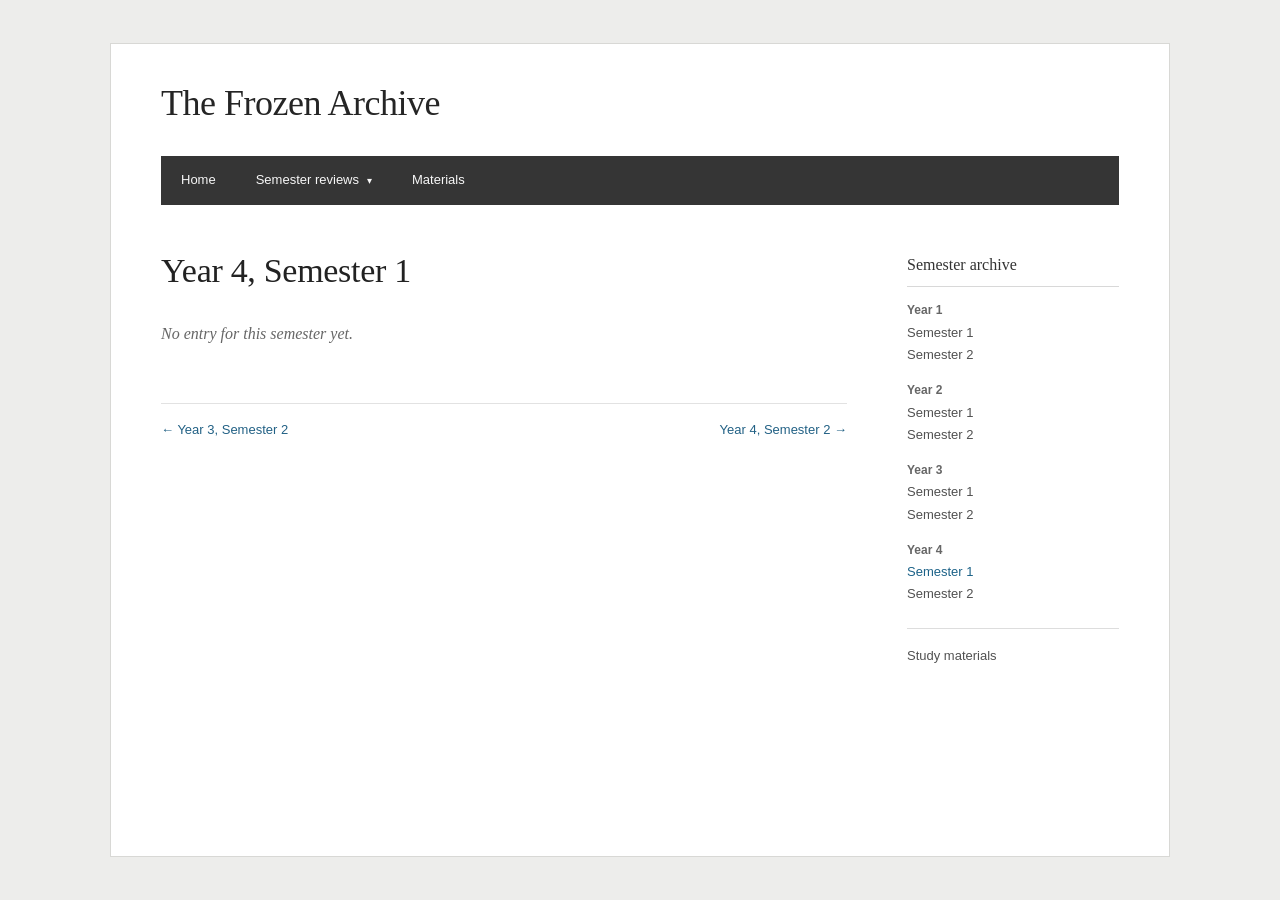
<file: y4s1.html>
<!doctype html>
<html lang="en">
<head>
  <meta charset="utf-8" />
  <meta name="viewport" content="width=device-width, initial-scale=1" />
  <meta name="color-scheme" content="light" />
  <meta name="description" content="A personal record of university semesters, experiences and study resources." />
  <title>Year 4, Semester 1 — Notes from NTU</title>
  <link rel="stylesheet" href="style.css" />
  <script defer src="site-data.js"></script>
  <script defer src="site.js"></script>
</head>
<body data-page="semester" data-semester="y4s1">
<a class="skip-link" href="#main">Skip to content</a>
<div class="site">
  <header class="site-header">
    <p class="site-title"><a href="index.html" data-site-title>Notes from NTU</a></p>
    <nav class="primary-nav" aria-label="Main navigation">
      <a href="index.html" data-nav="home">Home</a>
      <div class="nav-dropdown">
        <button type="button" id="semester-menu-button" aria-expanded="false" aria-controls="semester-menu">Semester reviews <span aria-hidden="true">▾</span></button>
        <div class="dropdown-menu" id="semester-menu">
              <a href="y1s1.html">Year 1, Semester 1</a>
              <a href="y1s2.html">Year 1, Semester 2</a>
              <a href="y2s1.html">Year 2, Semester 1</a>
              <a href="y2s2.html">Year 2, Semester 2</a>
              <a href="y3s1.html">Year 3, Semester 1</a>
              <a href="y3s2.html">Year 3, Semester 2</a>
              <a href="y4s1.html">Year 4, Semester 1</a>
              <a href="y4s2.html">Year 4, Semester 2</a>
        </div>
      </div>
      <a href="materials.html" data-nav="materials">Materials</a>
      <a href="edit.html" class="nav-edit" data-nav="edit">Edit site</a>
    </nav>
  </header>
  <div class="page-layout">
    <main id="main"><div class="loading-note">Loading…</div>
    </main>
    <aside class="sidebar" aria-label="Semester archive">
      <h2>Semester archive</h2>
          <section class="archive-year"><h3>Year 1</h3><ul>
            <li><a href="y1s1.html">Semester 1</a></li>
            <li><a href="y1s2.html">Semester 2</a></li>
          </ul></section>
          <section class="archive-year"><h3>Year 2</h3><ul>
            <li><a href="y2s1.html">Semester 1</a></li>
            <li><a href="y2s2.html">Semester 2</a></li>
          </ul></section>
          <section class="archive-year"><h3>Year 3</h3><ul>
            <li><a href="y3s1.html">Semester 1</a></li>
            <li><a href="y3s2.html">Semester 2</a></li>
          </ul></section>
          <section class="archive-year"><h3>Year 4</h3><ul>
            <li><a href="y4s1.html">Semester 1</a></li>
            <li><a href="y4s2.html">Semester 2</a></li>
          </ul></section>
      <div class="sidebar-extra"><a href="materials.html">Study materials</a></div>
    </aside>
  </div>
</div>
</body>
</html>
</file>
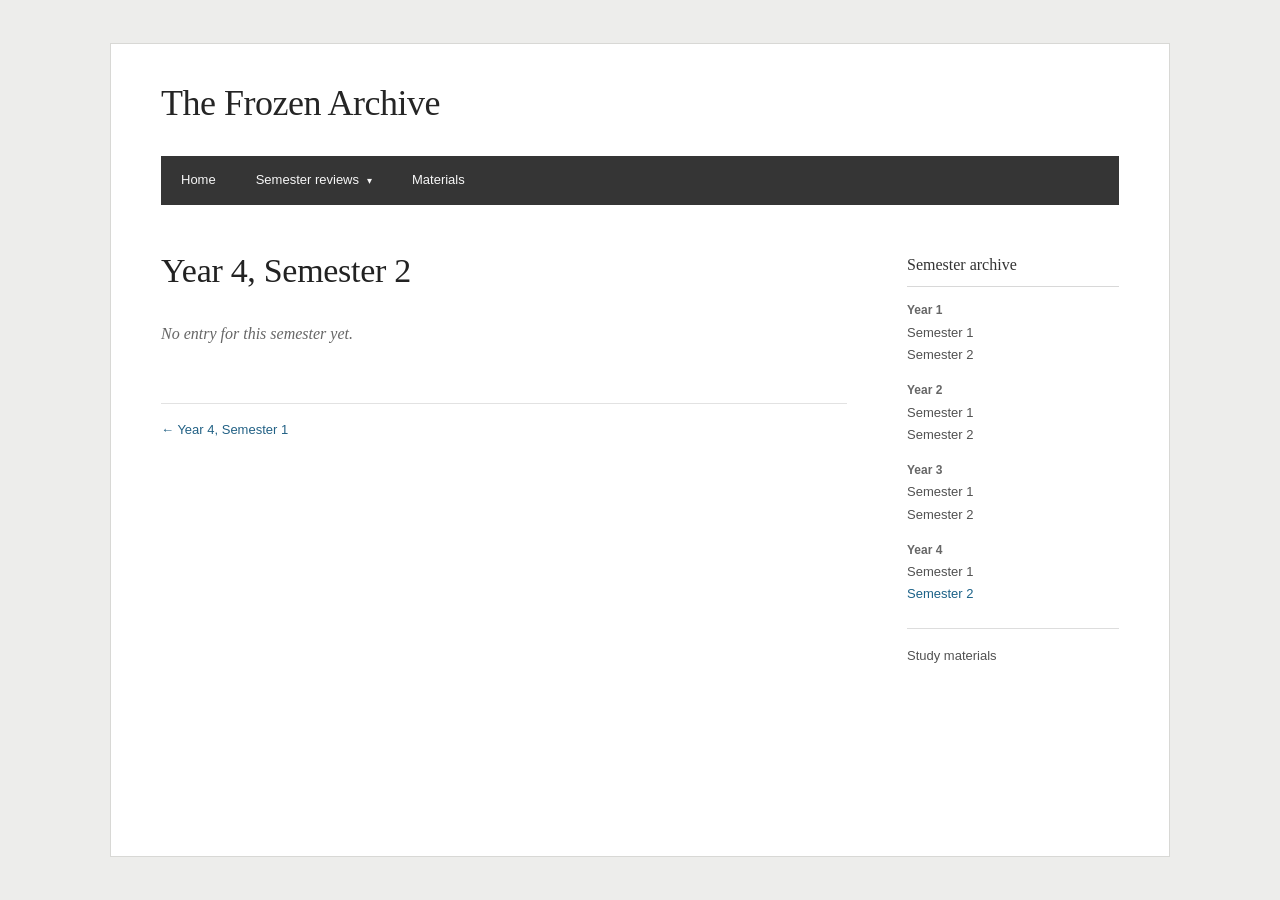
<file: y4s2.html>
<!doctype html>
<html lang="en">
<head>
  <meta charset="utf-8" />
  <meta name="viewport" content="width=device-width, initial-scale=1" />
  <meta name="color-scheme" content="light" />
  <meta name="description" content="A personal record of university semesters, experiences and study resources." />
  <title>Year 4, Semester 2 — Notes from NTU</title>
  <link rel="stylesheet" href="style.css" />
  <script defer src="site-data.js"></script>
  <script defer src="site.js"></script>
</head>
<body data-page="semester" data-semester="y4s2">
<a class="skip-link" href="#main">Skip to content</a>
<div class="site">
  <header class="site-header">
    <p class="site-title"><a href="index.html" data-site-title>Notes from NTU</a></p>
    <nav class="primary-nav" aria-label="Main navigation">
      <a href="index.html" data-nav="home">Home</a>
      <div class="nav-dropdown">
        <button type="button" id="semester-menu-button" aria-expanded="false" aria-controls="semester-menu">Semester reviews <span aria-hidden="true">▾</span></button>
        <div class="dropdown-menu" id="semester-menu">
              <a href="y1s1.html">Year 1, Semester 1</a>
              <a href="y1s2.html">Year 1, Semester 2</a>
              <a href="y2s1.html">Year 2, Semester 1</a>
              <a href="y2s2.html">Year 2, Semester 2</a>
              <a href="y3s1.html">Year 3, Semester 1</a>
              <a href="y3s2.html">Year 3, Semester 2</a>
              <a href="y4s1.html">Year 4, Semester 1</a>
              <a href="y4s2.html">Year 4, Semester 2</a>
        </div>
      </div>
      <a href="materials.html" data-nav="materials">Materials</a>
      <a href="edit.html" class="nav-edit" data-nav="edit">Edit site</a>
    </nav>
  </header>
  <div class="page-layout">
    <main id="main"><div class="loading-note">Loading…</div>
    </main>
    <aside class="sidebar" aria-label="Semester archive">
      <h2>Semester archive</h2>
          <section class="archive-year"><h3>Year 1</h3><ul>
            <li><a href="y1s1.html">Semester 1</a></li>
            <li><a href="y1s2.html">Semester 2</a></li>
          </ul></section>
          <section class="archive-year"><h3>Year 2</h3><ul>
            <li><a href="y2s1.html">Semester 1</a></li>
            <li><a href="y2s2.html">Semester 2</a></li>
          </ul></section>
          <section class="archive-year"><h3>Year 3</h3><ul>
            <li><a href="y3s1.html">Semester 1</a></li>
            <li><a href="y3s2.html">Semester 2</a></li>
          </ul></section>
          <section class="archive-year"><h3>Year 4</h3><ul>
            <li><a href="y4s1.html">Semester 1</a></li>
            <li><a href="y4s2.html">Semester 2</a></li>
          </ul></section>
      <div class="sidebar-extra"><a href="materials.html">Study materials</a></div>
    </aside>
  </div>
</div>
</body>
</html>
</file>
<file: style.css>
/* A plain, old-fashioned personal blog. No framework or external assets. */
:root { color-scheme: light; }
* { box-sizing: border-box; }
html { scroll-behavior: smooth; }
body {
  margin: 0;
  color: #292929;
  background: #ededeb;
  font: 16px/1.74 Georgia, 'Times New Roman', serif;
  -webkit-font-smoothing: auto;
}
a { color: #226185; text-decoration: none; }
a:hover, a:focus-visible { color: #143e57; text-decoration: underline; }
button, input, textarea, select { font: inherit; }
button, a, input, textarea, select { -webkit-tap-highlight-color: transparent; }
:focus-visible { outline: 2px solid #265a82; outline-offset: 3px; }
.skip-link { position: absolute; top: -100px; left: 10px; background: #fff; padding: 8px 12px; z-index: 100; }
.skip-link:focus { top: 10px; }
.site {
  max-width: 1060px;
  min-height: calc(100vh - 86px);
  margin: 43px auto;
  padding: 0 50px 90px;
  background: #fff;
  border: 1px solid #d8d8d5;
}
.site-header { padding-top: 37px; }
.site-title { margin: 0 0 30px; font: normal 36px/1.25 Georgia, 'Times New Roman', serif; letter-spacing: -.5px; }
.site-title a { color: #252525; }
.site-title a:hover { color: #252525; text-decoration: none; }
.primary-nav {
  display: flex;
  align-items: stretch;
  position: relative;
  background: #353535;
  min-height: 47px;
  font: 13px/1.3 Arial, Helvetica, sans-serif;
}
.primary-nav > a, .nav-dropdown > button {
  color: #f7f7f7;
  text-decoration: none;
  background: transparent;
  border: 0;
  padding: 16px 20px;
  display: flex;
  align-items: center;
  cursor: pointer;
  white-space: nowrap;
}
.primary-nav > a:hover, .primary-nav > a.is-current, .nav-dropdown > button:hover, .nav-dropdown > button[aria-expanded="true"] { color: #fff; background: #171717; text-decoration: none; }
.nav-dropdown { position: relative; }
.nav-dropdown button span { margin-left: 8px; font-size: 10px; }
.dropdown-menu {
  display: none;
  position: absolute;
  z-index: 30;
  left: 0;
  top: 100%;
  width: 206px;
  padding: 5px 0;
  background: #353535;
  box-shadow: 0 4px 8px #0002;
}
.nav-dropdown.open .dropdown-menu, .nav-dropdown:hover .dropdown-menu, .nav-dropdown:focus-within .dropdown-menu { display: block; }
.dropdown-menu a { color: #fff; display: block; font-size: 12.5px; padding: 9px 19px; text-decoration: none; }
.dropdown-menu a:hover, .dropdown-menu a:focus-visible, .dropdown-menu a.is-current { background: #1b1b1b; }
.primary-nav .nav-edit { margin-left: auto; color: #d0d0d0; }
.page-layout { display: grid; grid-template-columns: minmax(0, 1fr) 212px; gap: 60px; padding-top: 45px; }
main { min-width: 0; }
main h1 { margin: 0 0 18px; color: #222; font-size: 34px; line-height: 1.26; font-weight: 400; letter-spacing: -.3px; }
main h2 { color: #2c2c2c; font-size: 22px; font-weight: 400; line-height: 1.35; }
main h3 { color: #333; font-size: 19px; font-weight: 400; line-height: 1.4; }
main p { margin-top: 0; margin-bottom: 20px; }
main li { margin: 3px 0; }
main ul, main ol { padding-left: 24px; margin-top: 9px; margin-bottom: 23px; }
.entry-header { margin-bottom: 27px; }
.entry-header h1 { margin-bottom: 6px; }
.entry-meta { color: #777; font: 12px/1.6 Arial, Helvetica, sans-serif; }
.sidebar { font: 13px/1.7 Arial, Helvetica, sans-serif; padding-top: 4px; color: #666; }
.sidebar h2 { font: 16px/1.4 Georgia, serif; color: #333; border-bottom: 1px solid #d8d8d8; padding-bottom: 10px; margin: 0 0 16px; }
.sidebar .archive-year { margin-bottom: 17px; }
.sidebar h3 { color: #666; font: bold 12px/1.3 Arial, Helvetica, sans-serif; margin: 0 0 3px; }
.sidebar ul { list-style: none; padding-left: 0; margin: 0; }
.sidebar li { margin: 0; }
.sidebar a { color: #515151; }
.sidebar a:hover, .sidebar a.is-current { color: #1c6288; }
.sidebar-extra { border-top: 1px solid #ddd; margin-top: 23px; padding-top: 16px; }
.home-intro { margin: 0 0 25px; }
.archive-heading { margin: 27px 0 7px; border-bottom: 1px solid #e3e3e3; padding-bottom: 6px; }
.archive-heading:first-of-type { margin-top: 8px; }
.post-list { list-style: none; margin: 0 0 21px; padding-left: 0; }
.post-list li { border-bottom: 1px solid #ebebeb; margin: 0; padding: 12px 0; display: flex; flex-wrap: wrap; justify-content: space-between; gap: 5px 18px; align-items: baseline; }
.post-list a { font-size: 17px; }
.list-detail { font: 12px/1.5 Arial, Helvetica, sans-serif; color: #858585; }
.entry-content { overflow-wrap: anywhere; }
.entry-content h2 { margin-top: 36px; margin-bottom: 12px; }
.entry-content h3 { margin-top: 26px; margin-bottom: 10px; }
.entry-content .course-label { margin-bottom: 7px; }
.entry-content .course-list { margin-bottom: 20px; }
.entry-content .course-list li { line-height: 1.62; padding-left: 1px; }
.entry-content .grade-summary { margin: 0 0 26px; line-height: 1.72; }
.entry-content .grade-summary strong { font-weight: normal; }
.entry-content .essay { margin-top: 25px; }
.entry-content .essay > :first-child { margin-top: 0; }
.entry-content .essay + .essay { margin-top: 33px; }
.entry-content figure { margin: 31px 0 30px; }
.entry-content figure img { display: block; max-width: 100%; max-height: 1000px; height: auto; border: 1px solid #dedede; }
.entry-content figcaption { margin-top: 7px; font: 12px/1.55 Arial, Helvetica, sans-serif; color: #777; }
.entry-content .empty-post { color: #666; font-style: italic; margin: 15px 0 45px; }
.post-pager { display: flex; justify-content: space-between; align-items: center; gap: 12px; margin-top: 55px; border-top: 1px solid #e2e2e2; padding-top: 16px; font: 13px/1.5 Arial, Helvetica, sans-serif; }
.post-pager a + a { margin-left: auto; text-align: right; }
.materials-intro { margin-bottom: 27px; }
.resource-section { margin-bottom: 35px; }
.resource-section h2 { padding-bottom: 6px; border-bottom: 1px solid #e5e5e5; margin-bottom: 14px; }
.resource-list { list-style: none; padding: 0; margin: 0; }
.resource-list li { margin-bottom: 15px; padding-bottom: 12px; border-bottom: 1px solid #f0f0f0; }
.resource-list li:last-child { border-bottom: 0; }
.resource-title { font-size: 16px; }
.resource-details { color: #666; font: 12px/1.5 Arial, Helvetica, sans-serif; margin-top: 1px; }
.resource-note { margin: 5px 0 0; font-size: 14px; }
.loading-note { color: #999; }
/* The editor lives on its own page. Blog posts do not have form UI. */
body[data-page="edit"] .page-layout { grid-template-columns: minmax(0,1fr) 192px; gap: 40px; }
.editor-intro { color: #555; font-size: 15px; }
.editor-tabs { display: flex; flex-wrap: wrap; gap: 2px 23px; border-bottom: 1px solid #d0d0d0; margin: 27px 0 29px; }
.editor-tabs button { cursor: pointer; color: #585858; padding: 0 0 10px; border: 0; background: transparent; font: 13px/1.5 Arial, Helvetica, sans-serif; }
.editor-tabs button:hover { color: #1b1b1b; }
.editor-tabs button.is-current { color: #151515; border-bottom: 2px solid #303030; margin-bottom: -1px; }
.editor-panel h2 { margin-top: 0; }
.editor-panel h3 { margin-top: 35px; }
.editor-panel form > label, .editor-panel .field-row label { display: block; margin: 20px 0 5px; font: bold 13px/1.5 Arial, Helvetica, sans-serif; color: #333; }
.editor-panel input[type="text"], .editor-panel input[type="url"], .editor-panel input[type="date"], .editor-panel textarea, .editor-panel select { width: 100%; border: 1px solid #bfbfbf; border-radius: 0; padding: 9px 10px; background: #fff; color: #292929; font: 14px/1.5 Arial, Helvetica, sans-serif; }
.editor-panel textarea { display: block; resize: vertical; min-height: 80px; }
.editor-panel input[type="file"] { max-width: 100%; font: 13px/1.5 Arial, Helvetica, sans-serif; }
.editor-panel input:focus, .editor-panel textarea:focus, .editor-panel select:focus { outline: 1px solid #2b6489; outline-offset: 0; }
.editor-panel .form-help { color: #737373; font: 12px/1.6 Arial, Helvetica, sans-serif; margin: 0 0 7px; }
.editor-panel .optional { color: #888; font-weight: normal; }
.editor-panel .field-row { display: grid; grid-template-columns: repeat(3,minmax(0,1fr)); gap: 14px; }
.editor-panel .check-label { display: flex; gap: 7px; align-items: center; font-weight: normal; }
.current-upload { margin-top: 13px; padding: 0; }
.current-upload img { max-width: 300px; max-height: 200px; width: auto; height: auto; display: block; border: 1px solid #ddd; margin-bottom: 4px; }
.current-upload small { color: #666; font: 12px/1.5 Arial, Helvetica, sans-serif; }
.form-actions, .publish-actions { display: flex; flex-wrap: wrap; align-items: center; gap: 18px; margin-top: 26px; }
.main-button { border: 1px solid #333; background: #333; color: #fff; padding: 10px 16px; font: 13px/1.3 Arial, Helvetica, sans-serif; cursor: pointer; border-radius: 0; }
.main-button:hover { background: #111; }
.text-button { border: 1px solid #bfbfbf; background: #fff; padding: 10px 14px; color: #333; font: 13px/1.3 Arial, Helvetica, sans-serif; cursor: pointer; }
.text-button:hover { background: #f3f3f3; }
.form-actions a { font: 13px/1.5 Arial, Helvetica, sans-serif; }
.editor-status { border-left: 3px solid #4c7e63; padding: 7px 12px; color: #294d32; background: #f3f8f4; font: 13px/1.6 Arial, Helvetica, sans-serif; margin: 12px 0 22px; }
.editor-status.is-error { border-color: #a85c4d; background: #fdf4f2; color: #802c21; }
.materials-admin-list { margin-bottom: 24px; }
.materials-admin-list ul { margin: 0; padding: 0; list-style: none; }
.materials-admin-list li { border-bottom: 1px solid #e8e8e8; padding: 11px 0; }
.materials-admin-list .admin-item-name { display: block; }
.materials-admin-list .admin-actions { font: 12px/1.8 Arial, Helvetica, sans-serif; }
.materials-admin-list .admin-actions button { padding: 0; background: none; border: none; color: #25658a; text-decoration: underline; margin-right: 17px; cursor: pointer; }
.materials-admin-list .admin-actions button.delete { color: #a23c3c; }
.editor-panel .publish-steps li { margin: 8px 0; }
.editor-panel code { font: 12px/1.5 Consolas, Menlo, monospace; background: #f2f2f2; padding: 1px 3px; }
@media (max-width: 900px) {
  .site { margin: 20px; padding: 0 34px 65px; }
  .page-layout { gap: 37px; grid-template-columns: minmax(0,1fr) 180px; }
  body[data-page="edit"] .page-layout { gap: 30px; grid-template-columns: minmax(0,1fr) 155px; }
}
@media (max-width: 700px) {
  body { background: #fff; }
  .site { margin: 0; padding: 0 20px 50px; border: 0; min-height: 100vh; }
  .site-header { padding-top: 26px; }
  .site-title { font-size: 31px; margin-bottom: 22px; }
  .primary-nav { flex-wrap: wrap; min-height: 44px; }
  .primary-nav > a, .nav-dropdown > button { padding: 14px 12px; font-size: 12px; }
  .primary-nav .nav-edit { margin-left: 0; }
  .dropdown-menu { width: 195px; }
  .page-layout, body[data-page="edit"] .page-layout { display: flex; flex-direction: column; gap: 42px; padding-top: 31px; }
  main h1 { font-size: 30px; }
  .sidebar { padding-top: 21px; border-top: 1px solid #d4d4d4; }
  .sidebar .archive-year { display: inline-block; width: 48%; vertical-align: top; }
  .editor-tabs { gap: 4px 17px; }
  .editor-panel .field-row { grid-template-columns: 1fr; gap: 0; }
}
@media (max-width: 370px) {
  .site { padding-left: 14px; padding-right: 14px; }
  .primary-nav > a, .nav-dropdown > button { padding: 12px 10px; }
  .site-title { font-size: 28px; }
}
/* Hide the editor link from visitors */
.primary-nav .nav-edit {
    display: none;
}
</file>
